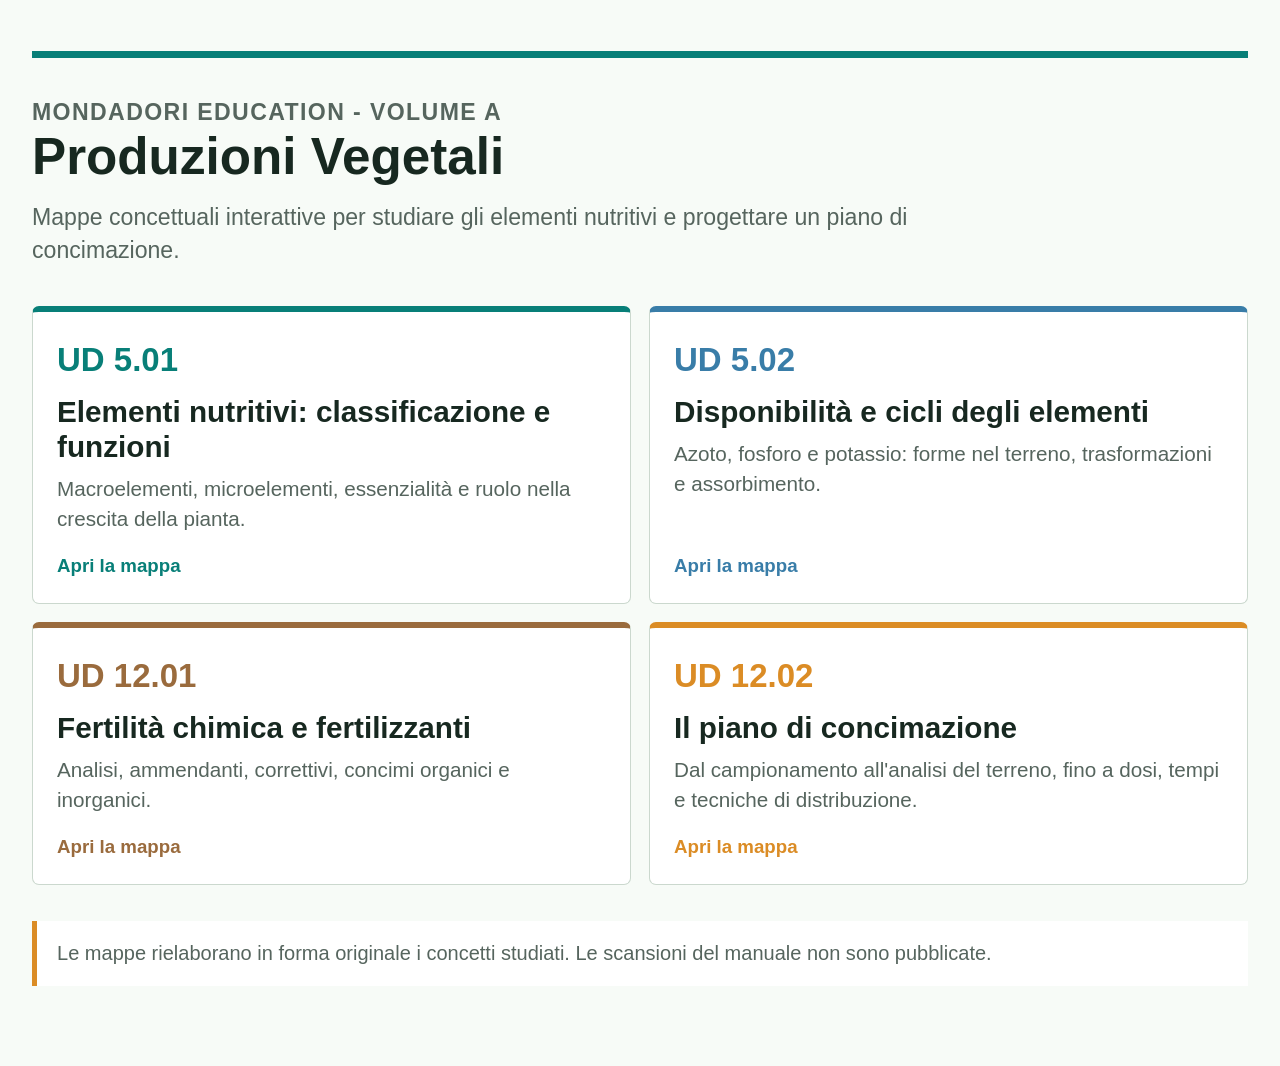
<file: index.html>
<!doctype html><html lang="it"><head><meta charset="utf-8"><meta name="viewport" content="width=device-width,initial-scale=1"><title>Produzioni Vegetali - Volume A</title><link rel="stylesheet" href="style.css?v=20261015d"></head><body><main class="wrap"><header class="hero"><p class="eyebrow">Mondadori Education - Volume A</p><h1>Produzioni Vegetali</h1><p>Mappe concettuali interattive per studiare gli elementi nutritivi e progettare un piano di concimazione.</p></header><section class="grid" aria-label="Mappe disponibili"><a class="chapter" style="--accent:#087f78" href="05_01_elementi_nutritivi.html"><span class="num">UD 5.01</span><h2>Elementi nutritivi: classificazione e funzioni</h2><p>Macroelementi, microelementi, essenzialità e ruolo nella crescita della pianta.</p><span class="open">Apri la mappa</span></a><a class="chapter" style="--accent:#397da8" href="05_02_cicli_e_disponibilita.html"><span class="num">UD 5.02</span><h2>Disponibilità e cicli degli elementi</h2><p>Azoto, fosforo e potassio: forme nel terreno, trasformazioni e assorbimento.</p><span class="open">Apri la mappa</span></a><a class="chapter" style="--accent:#9a6b3d" href="12_01_fertilita_e_fertilizzanti.html"><span class="num">UD 12.01</span><h2>Fertilità chimica e fertilizzanti</h2><p>Analisi, ammendanti, correttivi, concimi organici e inorganici.</p><span class="open">Apri la mappa</span></a><a class="chapter" style="--accent:#db8c25" href="12_02_piano_di_concimazione.html"><span class="num">UD 12.02</span><h2>Il piano di concimazione</h2><p>Dal campionamento all'analisi del terreno, fino a dosi, tempi e tecniche di distribuzione.</p><span class="open">Apri la mappa</span></a></section><aside class="note">Le mappe rielaborano in forma originale i concetti studiati. Le scansioni del manuale non sono pubblicate.</aside></main><script src="lettura_testo.js?v=20261015e"></script></body></html>
</file>
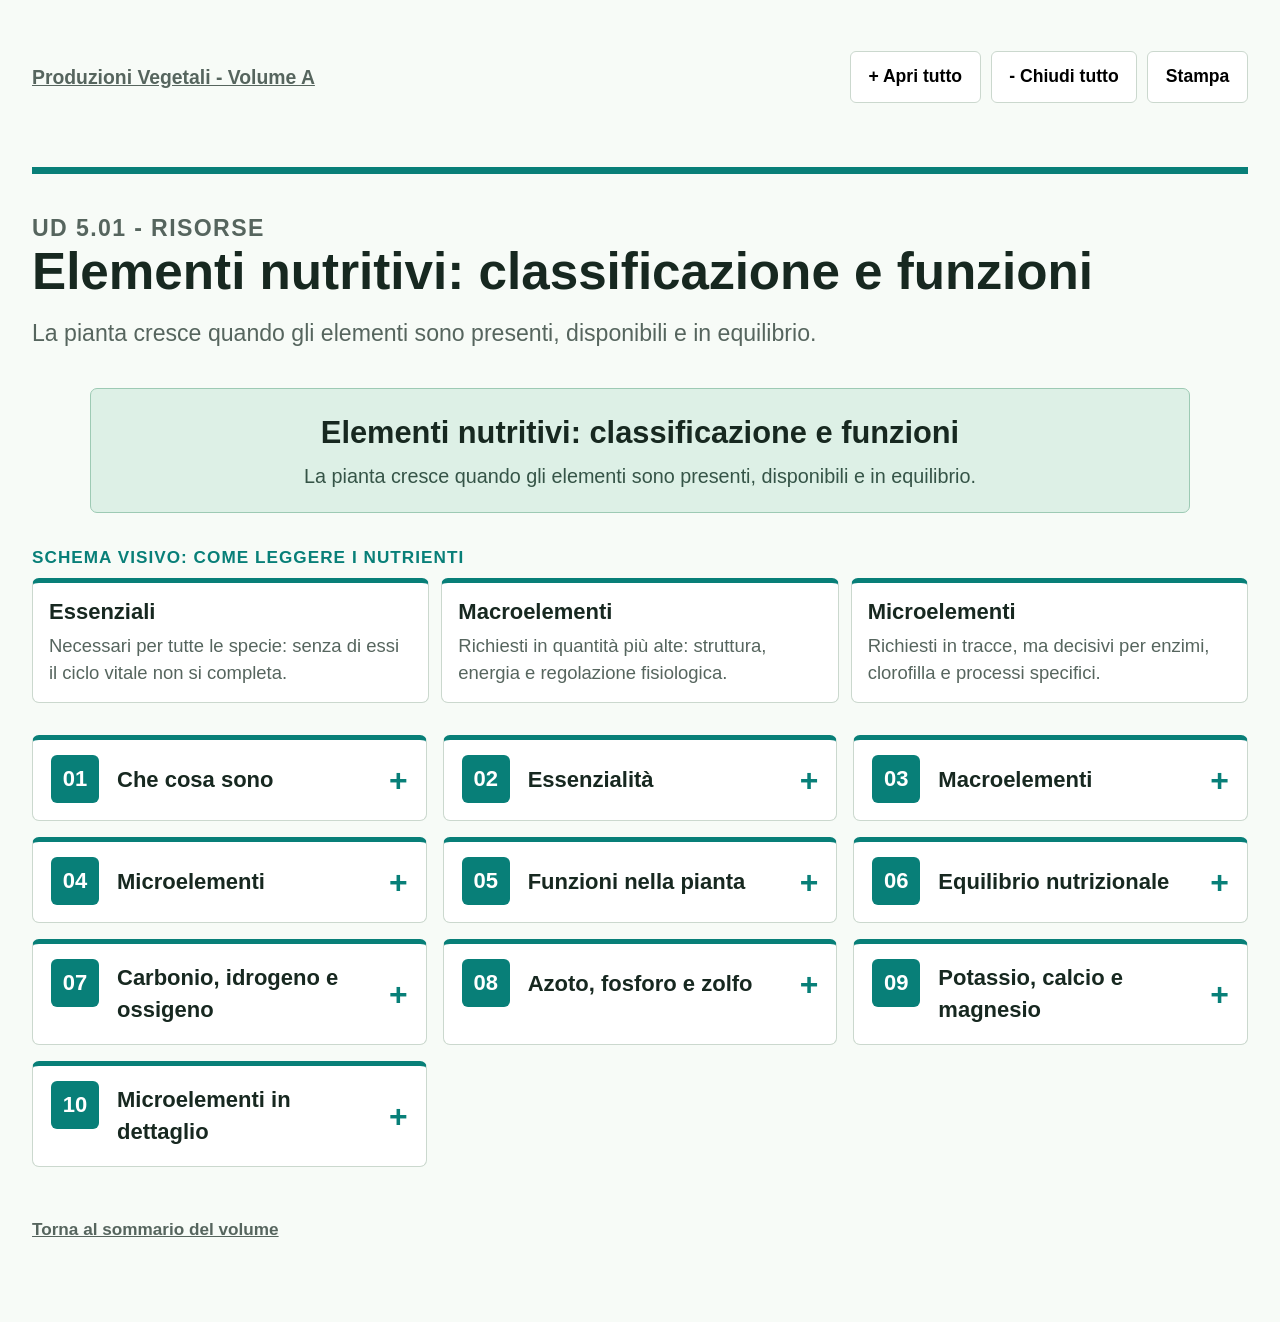
<file: 05_01_elementi_nutritivi.html>
<!doctype html><html lang="it"><head><meta charset="utf-8"><meta name="viewport" content="width=device-width,initial-scale=1"><link rel="stylesheet" href="style.css?v=20261015d"><title>Elementi nutritivi</title></head><body data-key="05_01"><main class="wrap"><nav class="topbar"><a class="crumbs" href="index.html">Produzioni Vegetali - Volume A</a><div class="controls"><button class="button" data-open>+ Apri tutto</button><button class="button" data-close>- Chiudi tutto</button><button class="button" onclick="print()">Stampa</button></div></nav><header class="hero"><p class="eyebrow" data-unit></p><h1 data-title></h1><p data-subtitle></p></header><section class="map-title" data-root></section><section class="study-graphic" data-graphic></section><section class="map" data-map></section><footer class="footer"><a href="index.html">Torna al sommario del volume</a></footer></main><script src="mappe.js?v=20261015d"></script><script>renderMappa(document.body.dataset.key)</script><script src="lettura_testo.js?v=20261015e"></script></body></html>
</file>
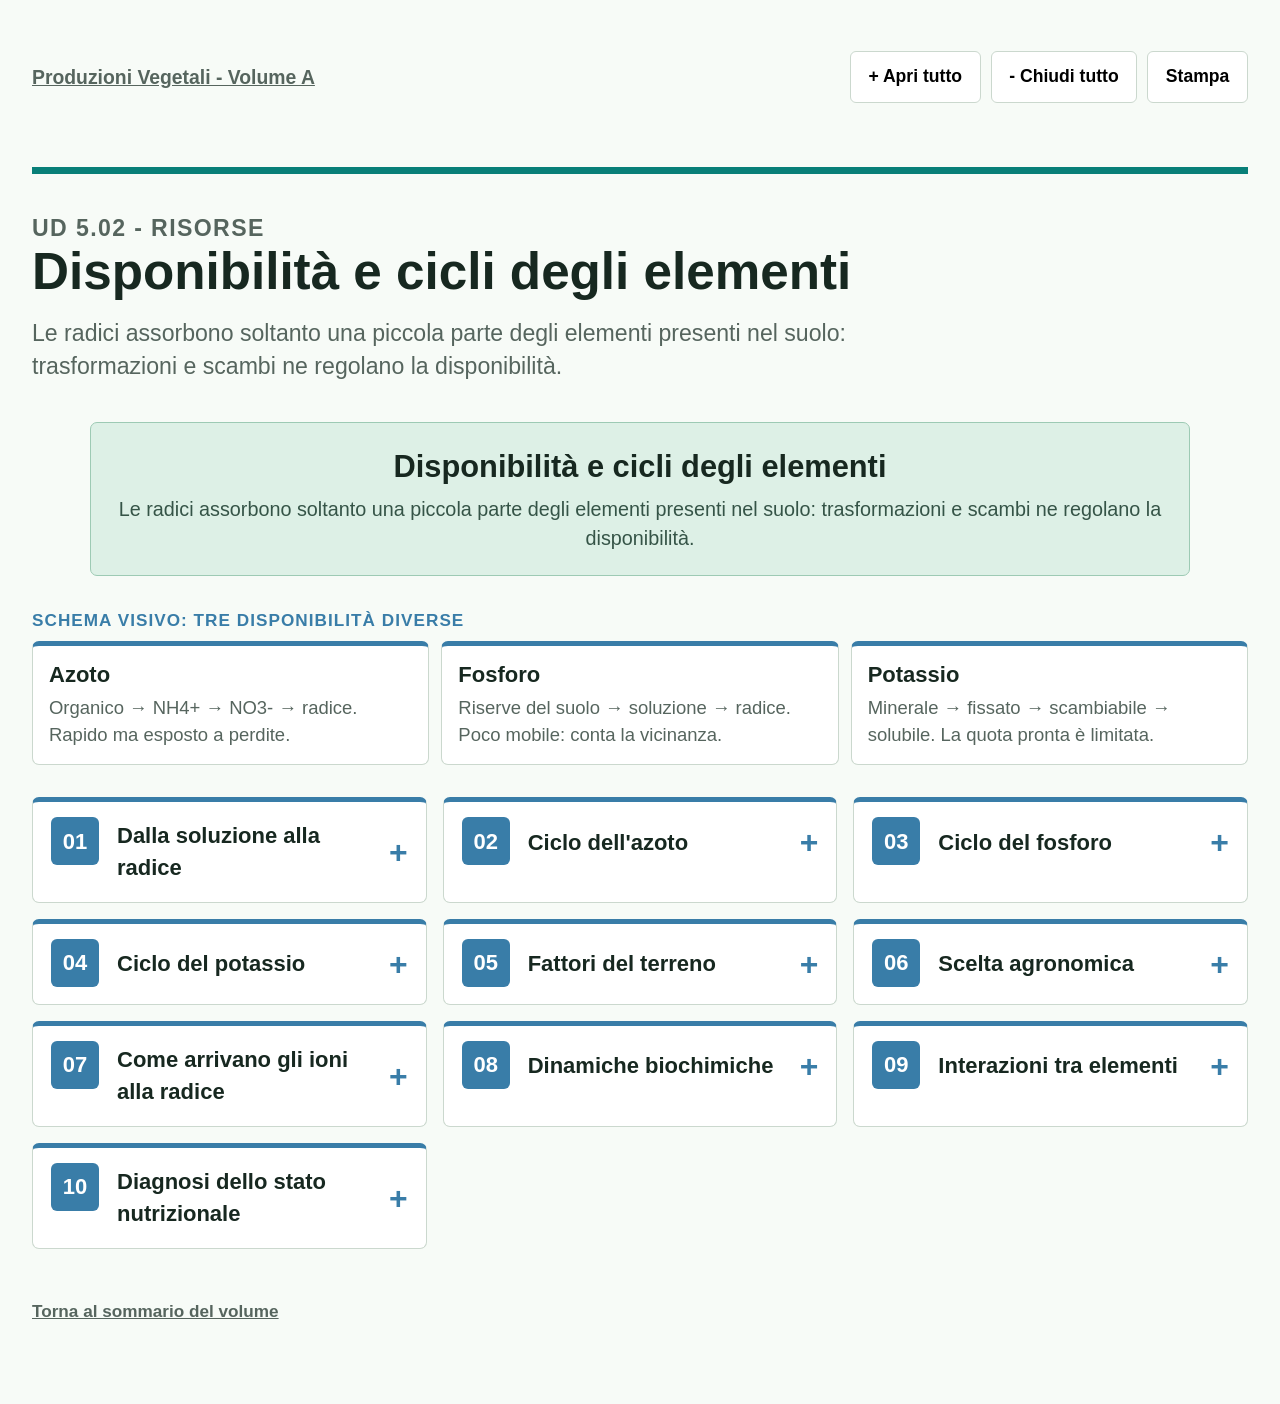
<file: 05_02_cicli_e_disponibilita.html>
<!doctype html><html lang="it"><head><meta charset="utf-8"><meta name="viewport" content="width=device-width,initial-scale=1"><link rel="stylesheet" href="style.css?v=20261015d"><title>Cicli e disponibilità</title></head><body data-key="05_02"><main class="wrap"><nav class="topbar"><a class="crumbs" href="index.html">Produzioni Vegetali - Volume A</a><div class="controls"><button class="button" data-open>+ Apri tutto</button><button class="button" data-close>- Chiudi tutto</button><button class="button" onclick="print()">Stampa</button></div></nav><header class="hero"><p class="eyebrow" data-unit></p><h1 data-title></h1><p data-subtitle></p></header><section class="map-title" data-root></section><section class="study-graphic" data-graphic></section><section class="map" data-map></section><footer class="footer"><a href="index.html">Torna al sommario del volume</a></footer></main><script src="mappe.js?v=20261015d"></script><script>renderMappa(document.body.dataset.key)</script><script src="lettura_testo.js?v=20261015e"></script></body></html>
</file>
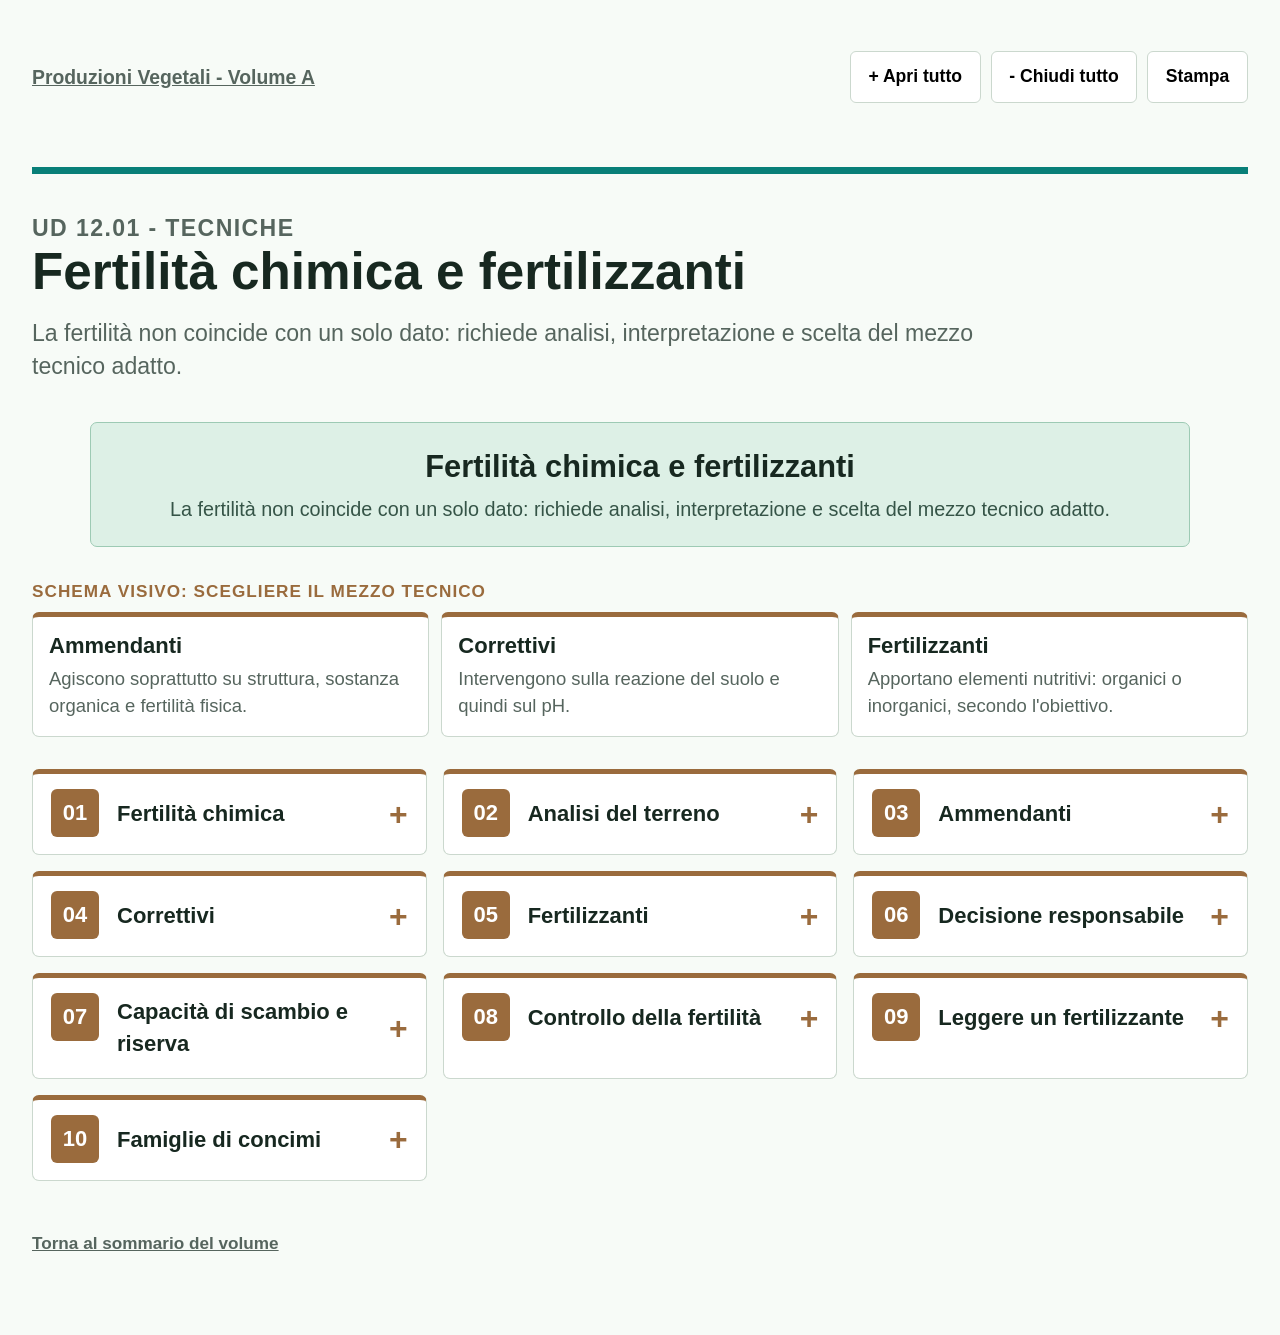
<file: 12_01_fertilita_e_fertilizzanti.html>
<!doctype html><html lang="it"><head><meta charset="utf-8"><meta name="viewport" content="width=device-width,initial-scale=1"><link rel="stylesheet" href="style.css?v=20261015d"><title>Fertilità e fertilizzanti</title></head><body data-key="12_01"><main class="wrap"><nav class="topbar"><a class="crumbs" href="index.html">Produzioni Vegetali - Volume A</a><div class="controls"><button class="button" data-open>+ Apri tutto</button><button class="button" data-close>- Chiudi tutto</button><button class="button" onclick="print()">Stampa</button></div></nav><header class="hero"><p class="eyebrow" data-unit></p><h1 data-title></h1><p data-subtitle></p></header><section class="map-title" data-root></section><section class="study-graphic" data-graphic></section><section class="map" data-map></section><footer class="footer"><a href="index.html">Torna al sommario del volume</a></footer></main><script src="mappe.js?v=20261015d"></script><script>renderMappa(document.body.dataset.key)</script><script src="lettura_testo.js?v=20261015e"></script></body></html>
</file>
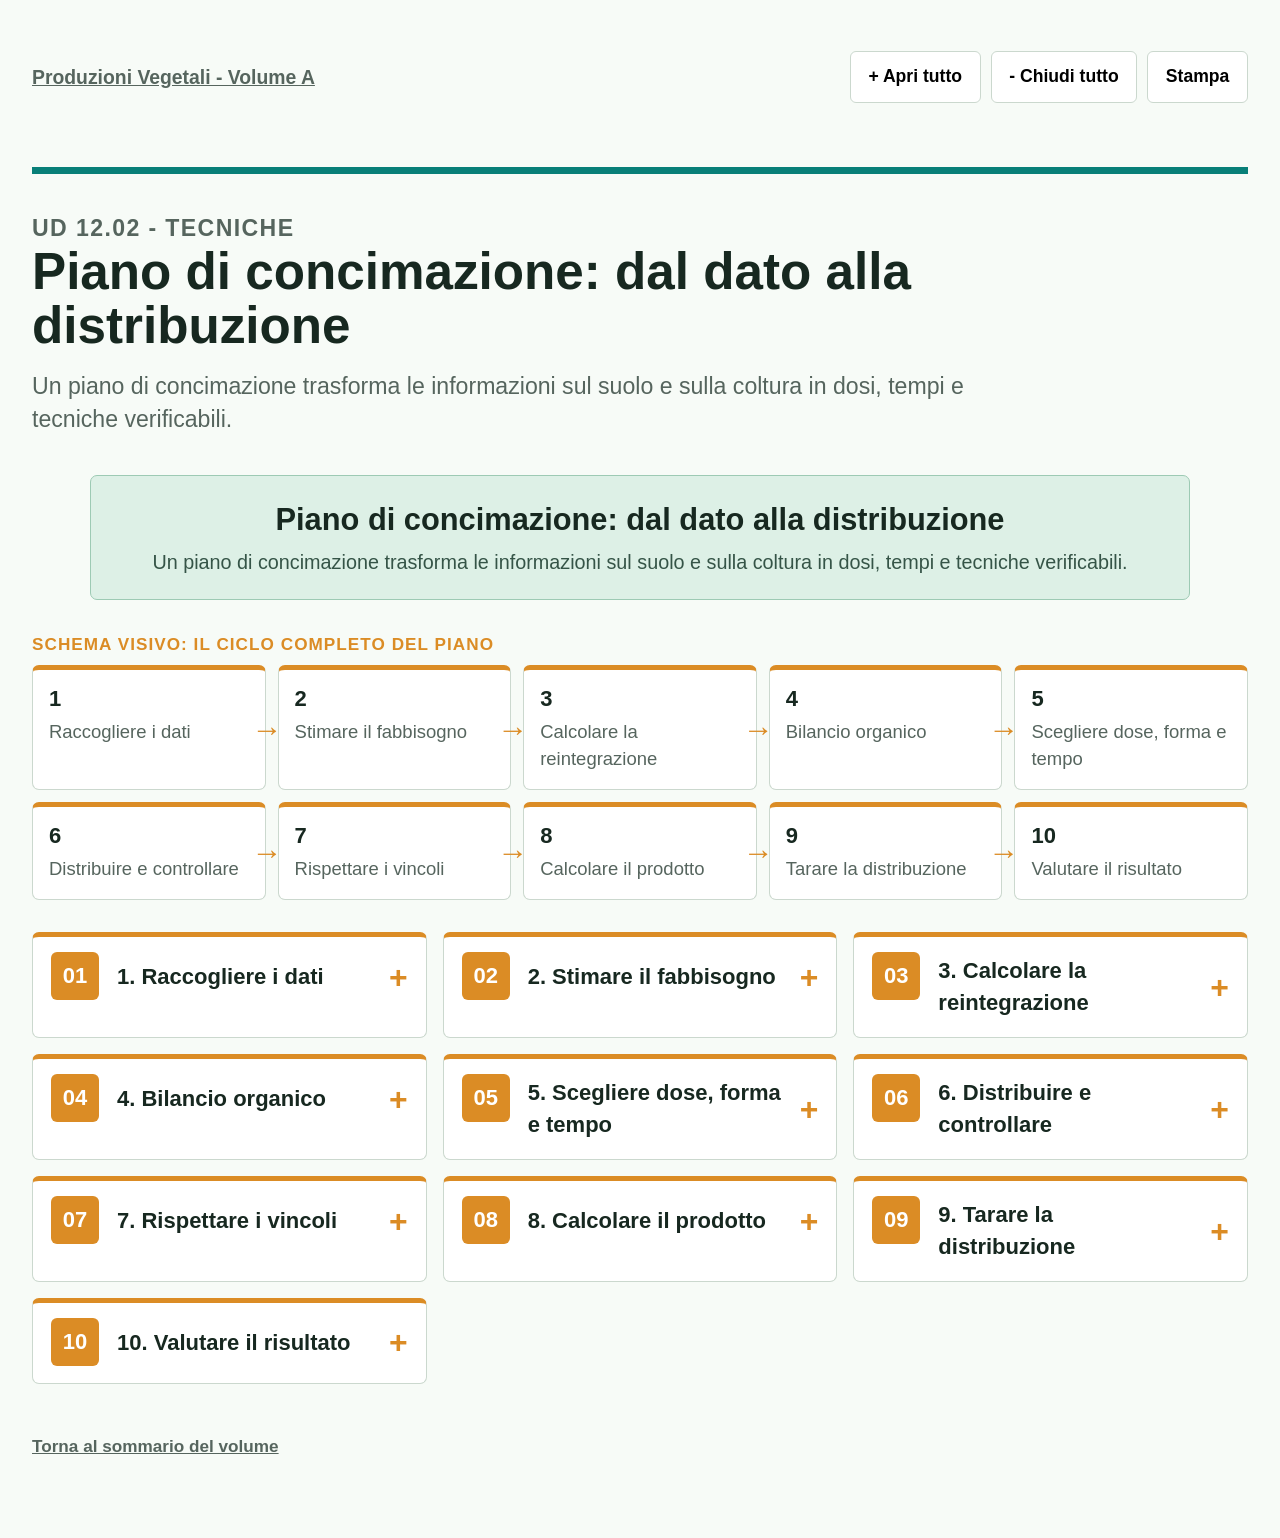
<file: 12_02_piano_di_concimazione.html>
<!doctype html><html lang="it"><head><meta charset="utf-8"><meta name="viewport" content="width=device-width,initial-scale=1"><link rel="stylesheet" href="style.css?v=20261015d"><title>Piano di concimazione</title></head><body data-key="12_02"><main class="wrap"><nav class="topbar"><a class="crumbs" href="index.html">Produzioni Vegetali - Volume A</a><div class="controls"><button class="button" data-open>+ Apri tutto</button><button class="button" data-close>- Chiudi tutto</button><button class="button" onclick="print()">Stampa</button></div></nav><header class="hero"><p class="eyebrow" data-unit></p><h1 data-title></h1><p data-subtitle></p></header><section class="map-title" data-root></section><section class="study-graphic" data-graphic></section><section class="map" data-map></section><footer class="footer"><a href="index.html">Torna al sommario del volume</a></footer></main><script src="mappe.js?v=20261015d"></script><script>renderMappa(document.body.dataset.key)</script><script src="lettura_testo.js?v=20261015e"></script></body></html>
</file>
<file: style.css>
:root{color-scheme:light;font-family:Arial,Helvetica,sans-serif;font-size:22px;--ink:#172820;--muted:#56655e;--line:#cbd8ce;--paper:#f7fbf7;--teal:#087f78;--lime:#bddb60;--orange:#db8c25;--earth:#9a6b3d;--sky:#397da8;}
*{box-sizing:border-box}body{margin:0;background:var(--paper);color:var(--ink);line-height:1.45}a{color:inherit}.wrap{width:calc(100% - clamp(32px,5vw,112px));margin:auto;padding:clamp(24px,4vw,64px) 0 80px}.topbar{display:flex;justify-content:space-between;gap:18px;align-items:center;margin-bottom:clamp(30px,5vw,68px);font-size:.88rem}.crumbs{color:var(--muted);font-weight:700}.controls{display:flex;gap:10px;flex-wrap:wrap}.button{background:#fff;border:1px solid var(--line);border-radius:6px;padding:.55rem .8rem;font:inherit;font-size:.8rem;font-weight:800;text-decoration:none;cursor:pointer}.button:hover{border-color:var(--teal);color:var(--teal)}.hero{border-top:7px solid var(--teal);padding-top:20px;margin-bottom:38px}.eyebrow{color:var(--teal);font-weight:900;text-transform:uppercase;font-size:.82rem;letter-spacing:.06em;margin:0 0 8px}.hero h1{font-size:clamp(2rem,4vw,3.8rem);line-height:1.04;margin:0;max-width:1100px;letter-spacing:0}.hero p{font-size:1.05rem;max-width:950px;color:var(--muted);margin:18px 0 0}.grid{display:grid;grid-template-columns:repeat(2,minmax(0,1fr));gap:18px}.chapter{background:#fff;border:1px solid var(--line);border-top:6px solid var(--accent);border-radius:7px;padding:24px;min-height:245px;display:flex;flex-direction:column;text-decoration:none}.chapter:hover{box-shadow:0 10px 22px #17312418;transform:translateY(-2px)}.chapter .num{font-size:1.5rem;font-weight:900;color:var(--accent)}.chapter h2{font-size:1.35rem;line-height:1.18;margin:10px 0}.chapter p{margin:0;color:var(--muted);font-size:.94rem}.chapter .open{margin-top:auto;padding-top:18px;font-weight:900;color:var(--accent);font-size:.85rem}.note{margin-top:36px;border-left:5px solid var(--orange);background:#fff;padding:18px 20px;color:var(--muted);font-size:.91rem}.map-title{text-align:center;background:#ddf0e6;border:1px solid #9dcab4;border-radius:7px;padding:22px;margin:0 auto 32px;max-width:1100px}.map-title h2{margin:0;font-size:1.4rem}.map-title p{margin:6px 0 0;color:#355447;font-size:.9rem}.map{display:grid;grid-template-columns:repeat(3,minmax(0,1fr));gap:16px;counter-reset:branch}.branch{counter-increment:branch;border:1px solid var(--line);border-top:5px solid var(--accent);border-radius:7px;background:#fff;position:relative}.branch>details>summary{min-height:80px;padding:18px 52px 18px 84px;display:flex;align-items:center;font-weight:900;font-size:1rem;cursor:pointer;list-style:none}.branch::before{content:counter(branch,decimal-leading-zero);position:absolute;top:15px;left:18px;width:48px;height:48px;display:grid;place-items:center;border-radius:6px;background:var(--accent);color:#fff;font-weight:900;z-index:1}.branch summary::-webkit-details-marker{display:none}.branch summary::after{content:'+';position:absolute;right:18px;font-size:1.45rem;color:var(--accent)}.branch details[open] summary::after{content:'-'} .items{padding:0 18px 18px;border-top:1px solid var(--line)}.leaf{padding:15px 0;border-bottom:1px solid #e4ece6}.leaf:last-child{border:0}.leaf strong{display:block;font-size:1.02rem}.leaf span{display:block;color:var(--muted);font-size:.91rem;margin-top:4px}.formula{margin:12px 0 2px;padding:10px 12px;background:#f4f8f4;border-left:4px solid var(--accent);font-weight:800;font-size:.91rem}.key{margin-top:28px;display:grid;grid-template-columns:repeat(3,minmax(0,1fr));gap:14px}.key>div{border-top:4px solid var(--accent);background:#fff;padding:16px;border-radius:6px;font-size:.9rem}.key strong{display:block;font-size:1.02rem;margin-bottom:5px}.key span{color:var(--muted)}.footer{margin-top:50px;color:var(--muted);font-size:.78rem}.footer a{font-weight:800}@media (max-width:1050px){:root{font-size:20px}.map{grid-template-columns:repeat(2,minmax(0,1fr))}.key{grid-template-columns:1fr}.grid{grid-template-columns:repeat(2,minmax(0,1fr))}}@media (max-width:700px){:root{font-size:18px}.wrap{width:calc(100% - 28px);padding-top:22px}.topbar{align-items:flex-start;flex-direction:column;margin-bottom:30px}.controls{width:100%}.button{flex:1;text-align:center}.grid,.map{grid-template-columns:1fr}.chapter{min-height:0}.hero h1{font-size:2.05rem}.branch>details>summary{font-size:1.02rem}}
@media print{body{background:#fff;color:#111}.wrap{width:100%;padding:12mm}.topbar,.footer .hide-print{display:none}.hero{margin-bottom:16px}.hero h1{font-size:24pt}.hero p{font-size:12pt}.map{grid-template-columns:repeat(2,minmax(0,1fr));gap:8px}.branch,.key>div,.map-title,.chapter,.note{background:#fff!important;box-shadow:none}.branch::before{background:#fff;color:#111;border:1px solid #111}.branch details .items{display:block!important}.branch summary::after{display:none}.branch>details>summary{min-height:68px}.leaf{padding:9px 0}.leaf span{font-size:9.5pt}.key{grid-template-columns:repeat(3,minmax(0,1fr));gap:8px}.key>div{font-size:10pt}}
.study-graphic{margin:0 auto 32px;max-width:1320px}.graphic-label{font-size:.78rem;font-weight:900;color:var(--accent);text-transform:uppercase;letter-spacing:.06em;margin:0 0 8px}.graphic{display:grid;grid-template-columns:repeat(3,minmax(0,1fr));gap:12px}.graphic.flow-six{grid-template-columns:repeat(5,minmax(0,1fr))}.graphic-card{border:1px solid var(--line);border-top:5px solid var(--accent);border-radius:7px;background:#fff;padding:16px;position:relative}.graphic-card strong{display:block;font-size:1rem;line-height:1.2}.graphic-card span{display:block;color:var(--muted);font-size:.84rem;margin-top:7px}.graphic-card.arrow::after{content:'→';position:absolute;right:-18px;top:50%;transform:translateY(-50%);font-size:1.4rem;font-weight:900;color:var(--accent);z-index:2}@media (max-width:1050px){.graphic.flow-six,.graphic{grid-template-columns:repeat(2,minmax(0,1fr))}.graphic-card.arrow::after{display:none}}@media (max-width:700px){.graphic,.graphic.flow-six{grid-template-columns:1fr}}@media print{.study-graphic{margin-bottom:12px}.graphic,.graphic.flow-six{grid-template-columns:repeat(3,minmax(0,1fr))}.graphic-card{background:#fff!important}.graphic-card.arrow::after{display:none}}
</file>
